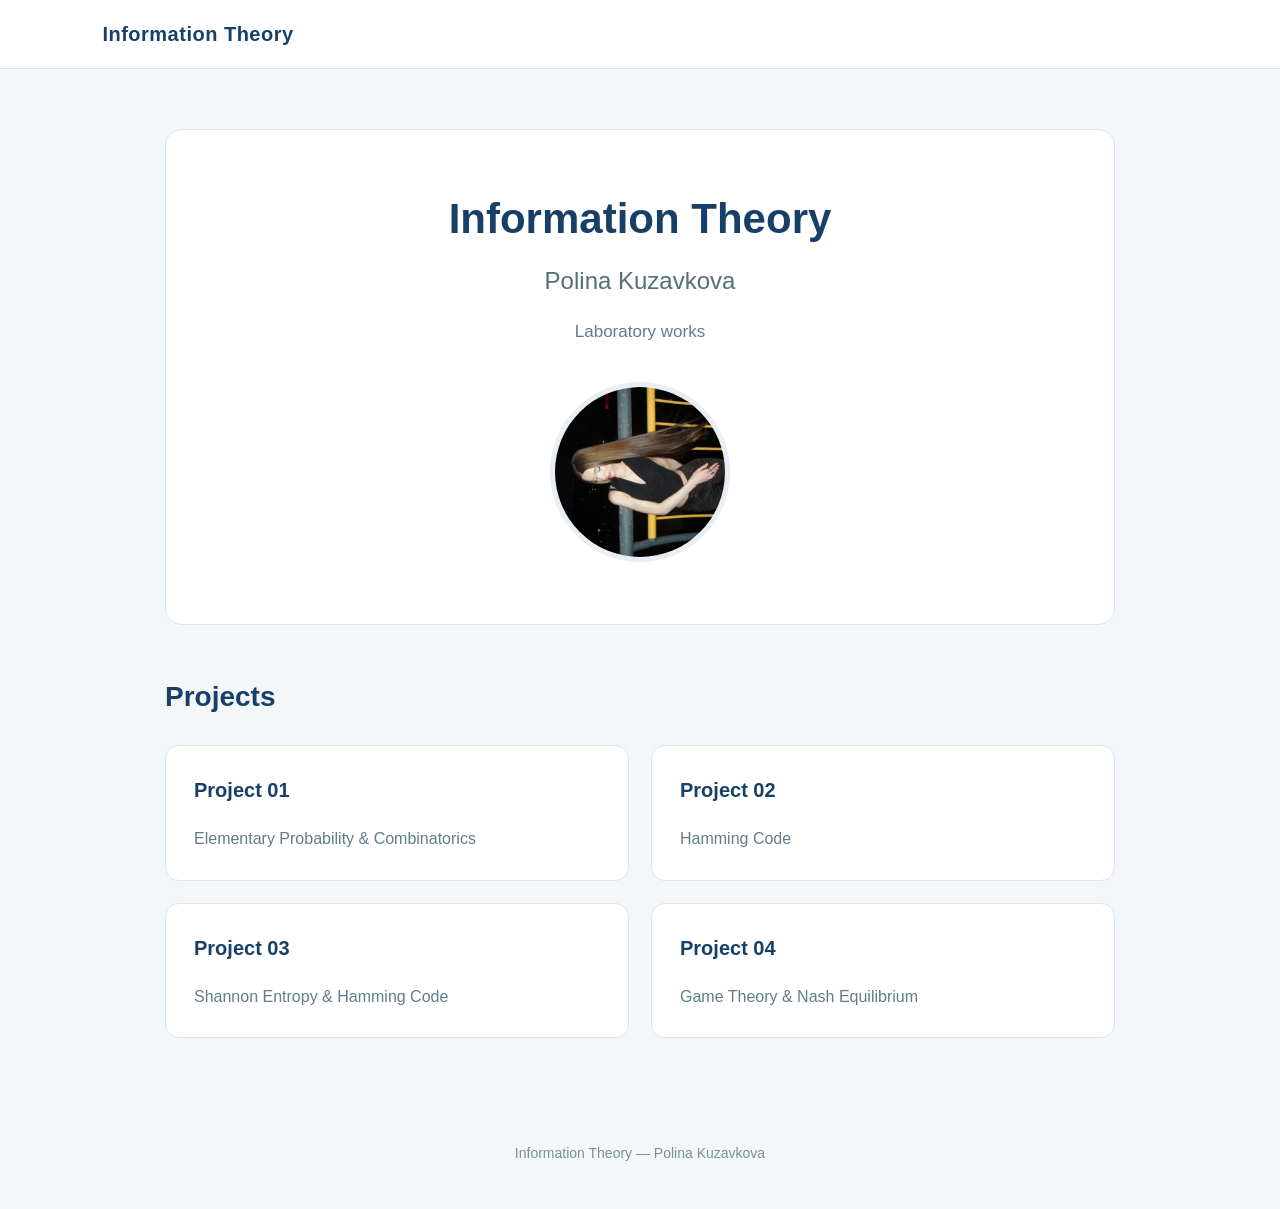
<file: index.html>
<!DOCTYPE html>
<html lang="en">

<head>
    <meta charset="UTF-8">
    <meta name="viewport" content="width=device-width, initial-scale=1.0">

    <title>Information Theory — Polina Kuzavkova</title>

    <link rel="stylesheet" href="style.css">
</head>

<body>

    <header>
        <h2>Information Theory</h2>
    </header>


    <main>

        <section class="intro">

            <h1>Information Theory</h1>

            <h2>Polina Kuzavkova</h2>

            <p>
                Laboratory works
            </p>

            <img
                src="images/photo.jpg"
                alt="Polina Kuzavkova"
                class="student-photo"
            >

        </section>


        <section class="projects">

            <h2>Projects</h2>

            <div class="project-list">

                <a href="project1.html" class="project-card">
                    <h3>Project 01</h3>
                    <p>Elementary Probability & Combinatorics</p>
                </a>


                <a href="project2.html" class="project-card">
                    <h3>Project 02</h3>
                    <p>Hamming Code</p>
                </a>


                <a href="project3.html" class="project-card">
                    <h3>Project 03</h3>
                    <p>Shannon Entropy & Hamming Code</p>
                </a>


                <a href="project4.html" class="project-card">
                    <h3>Project 04</h3>
                    <p>Game Theory & Nash Equilibrium</p>
                </a>

            </div>

        </section>

    </main>


    <footer>
        <p>Information Theory — Polina Kuzavkova</p>
    </footer>

</body>

</html>
</file>
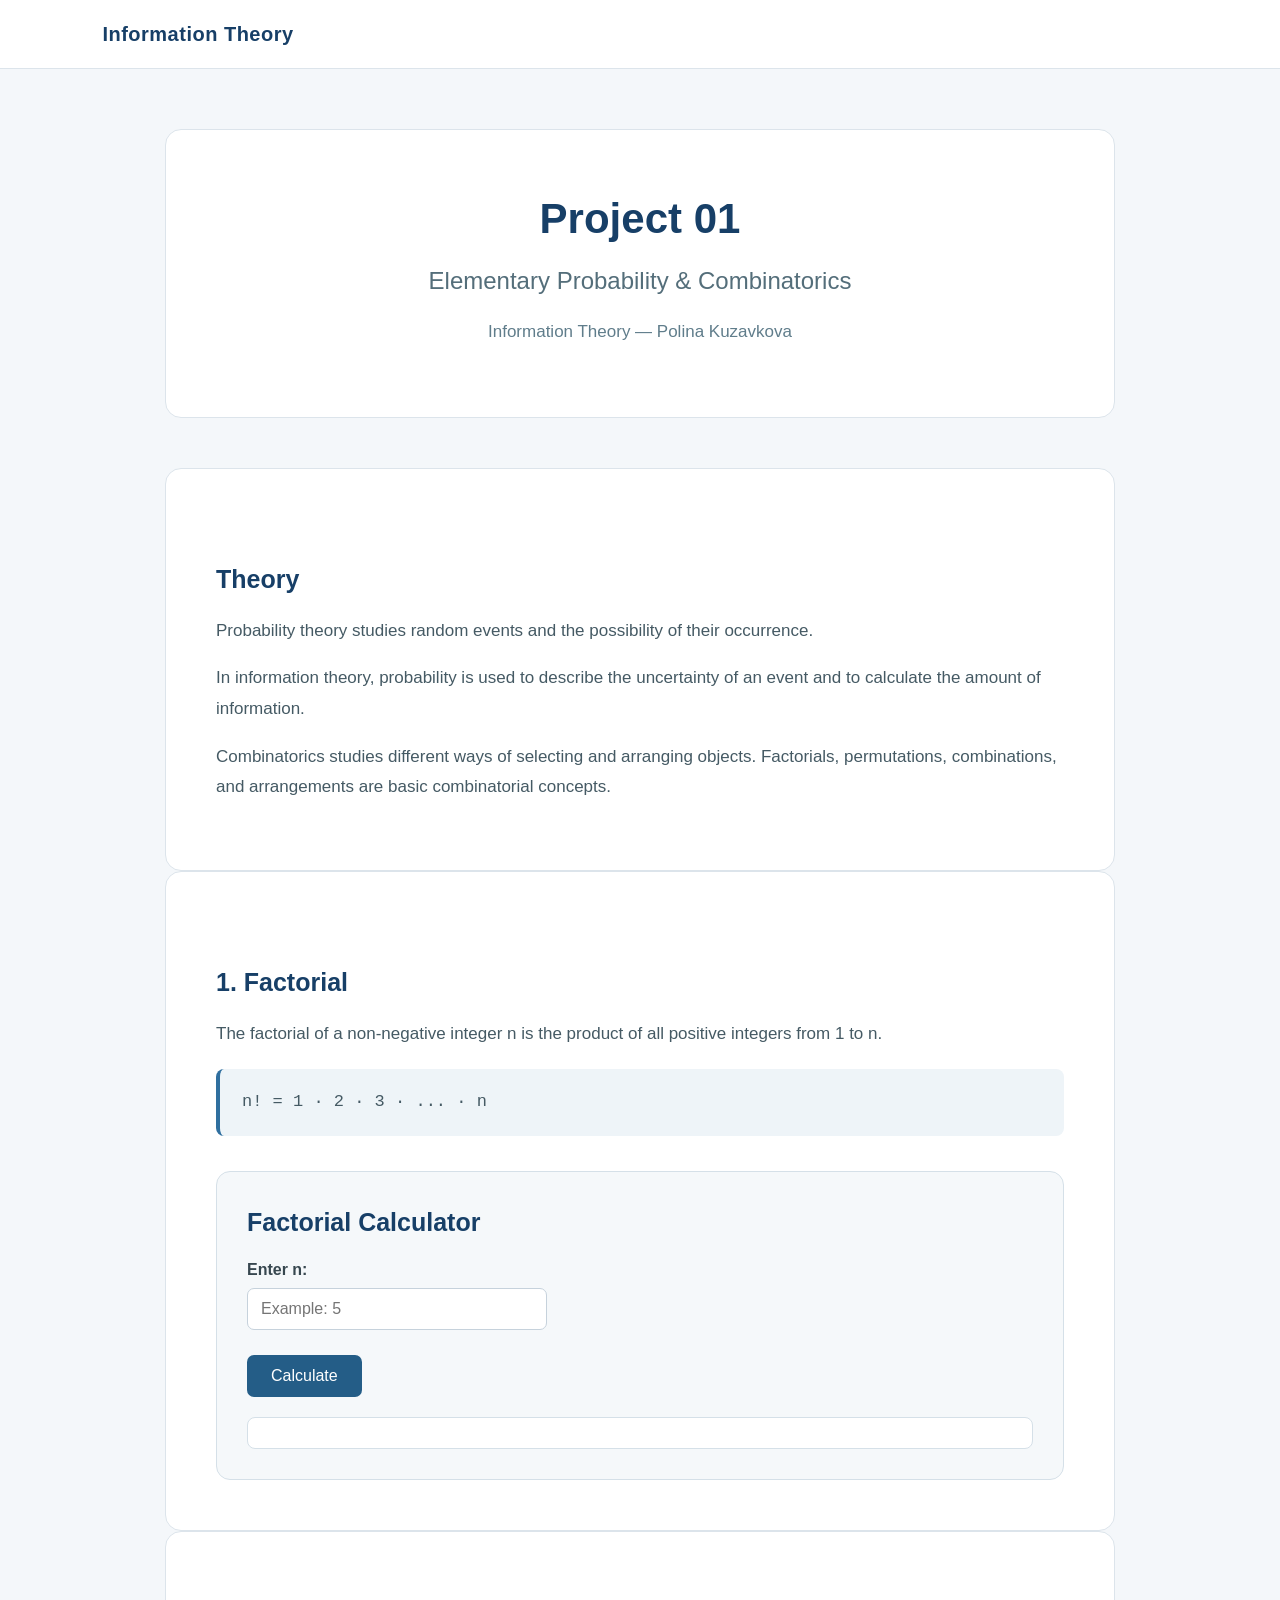
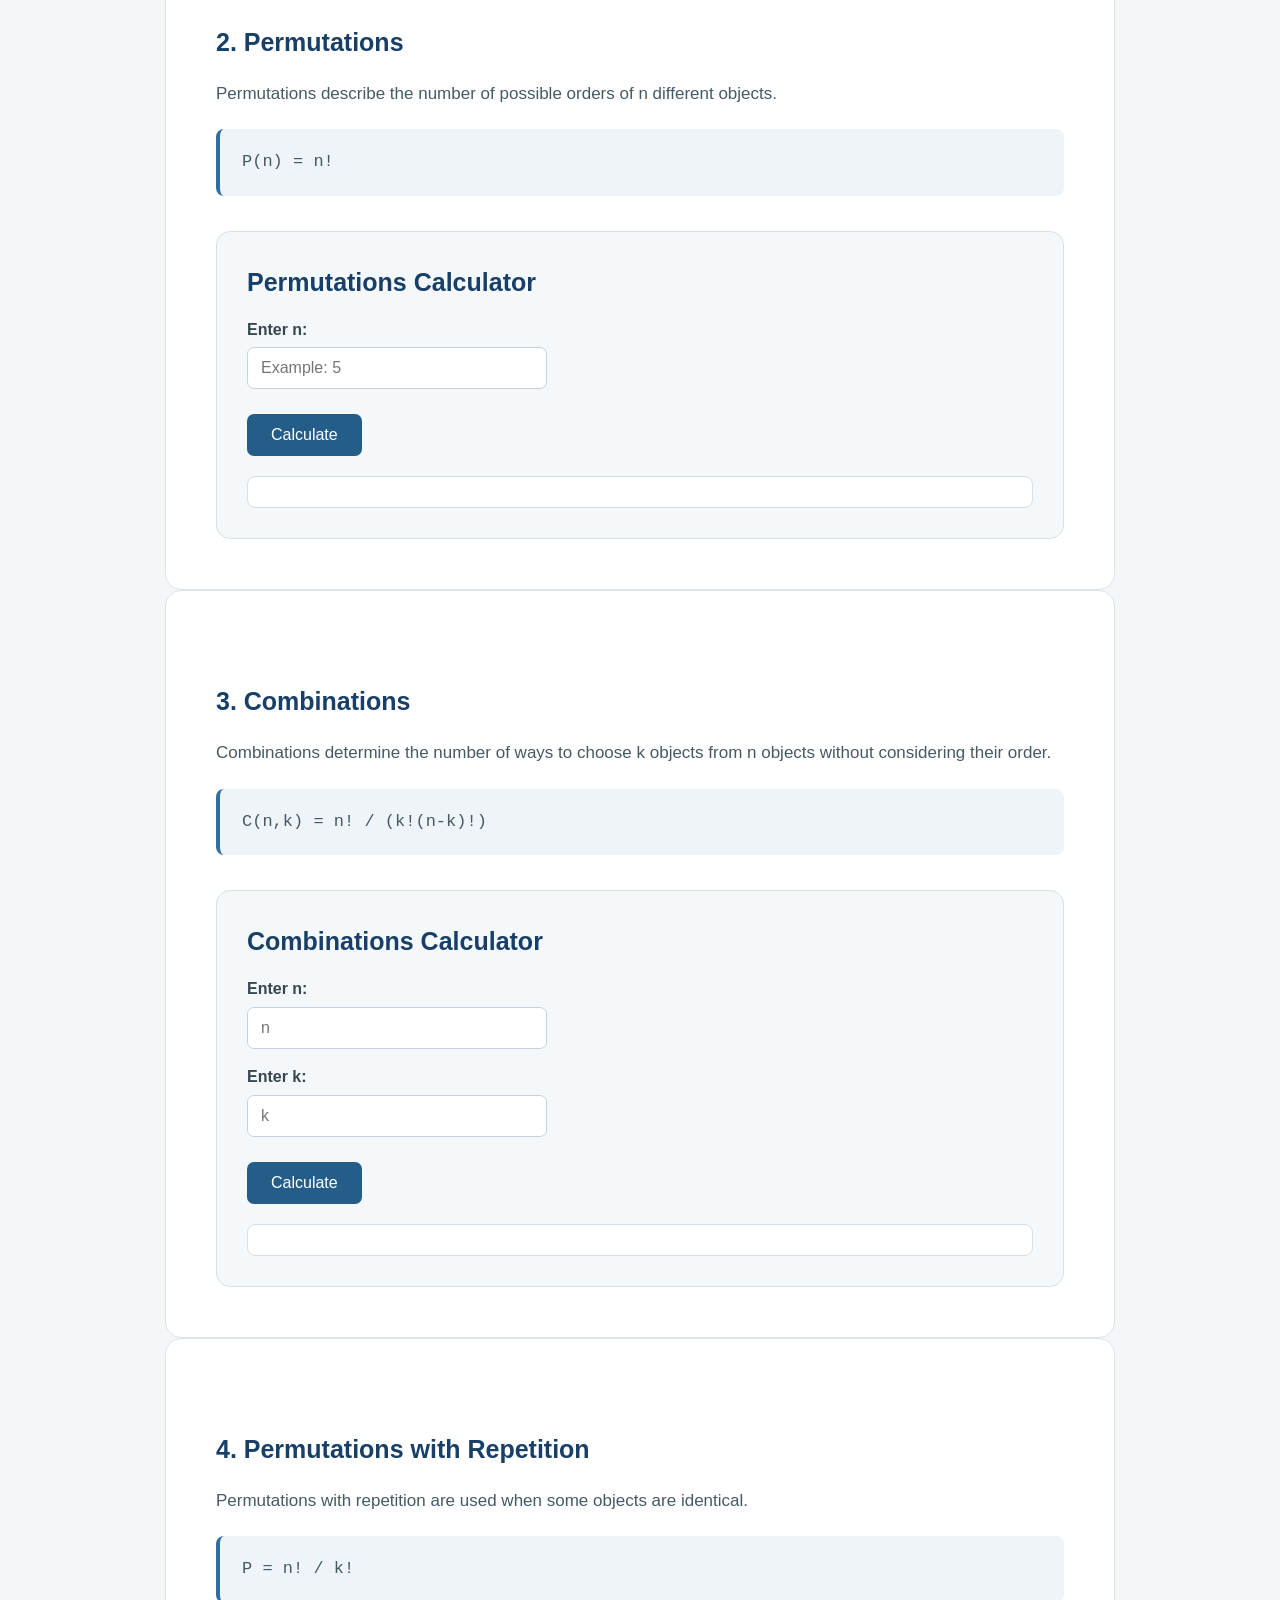
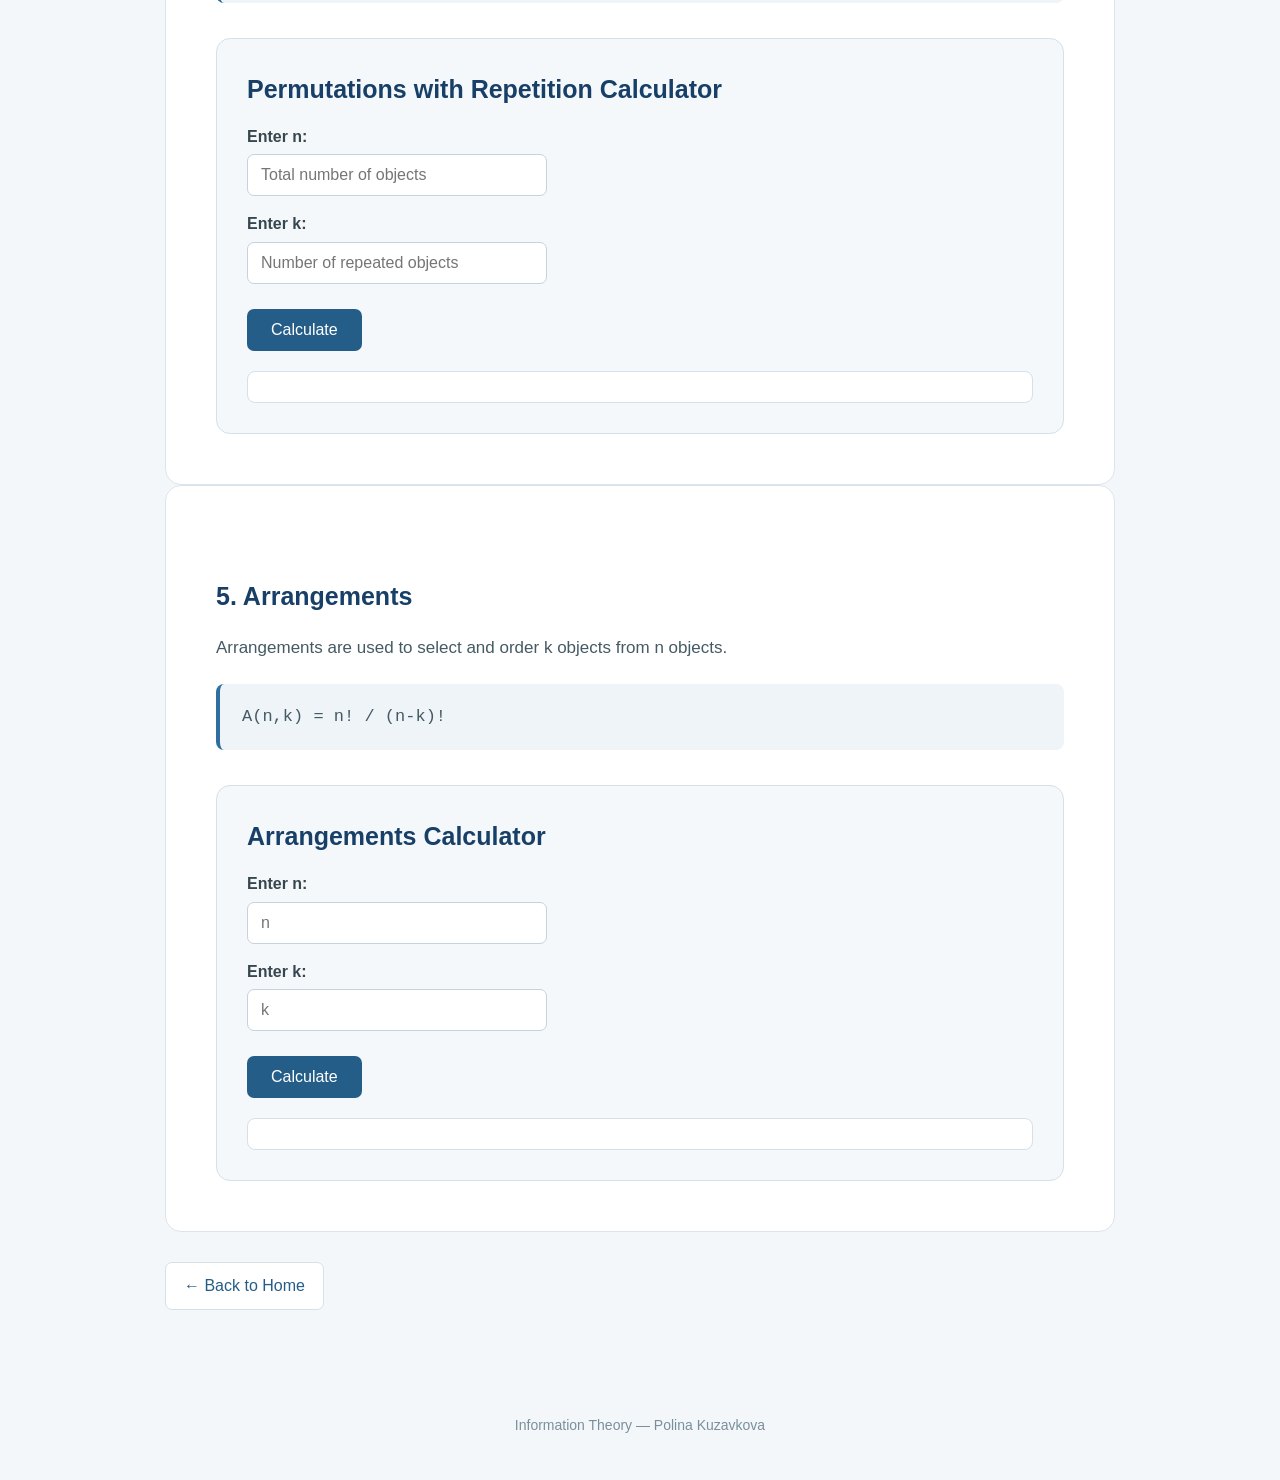
<file: project1.html>
<!DOCTYPE html>
<html lang="en">

<head>

    <meta charset="UTF-8">

    <meta name="viewport"
          content="width=device-width, initial-scale=1.0">

    <title>Project 01 — Probability and Combinatorics</title>

    <link rel="stylesheet" href="style.css">

</head>


<body>


<header>

    <h2>
        Information Theory
    </h2>

</header>


<main>


    <!-- TITLE -->

    <section class="intro">

        <h1>Project 01</h1>

        <h2>
            Elementary Probability & Combinatorics
        </h2>

        <p>
            Information Theory — Polina Kuzavkova
        </p>

    </section>



    <!-- THEORY -->

    <section class="project-content">

        <h2>Theory</h2>

        <p>
            Probability theory studies random events
            and the possibility of their occurrence.
        </p>

        <p>
            In information theory, probability is used
            to describe the uncertainty of an event
            and to calculate the amount of information.
        </p>

        <p>
            Combinatorics studies different ways of
            selecting and arranging objects. Factorials,
            permutations, combinations, and arrangements
            are basic combinatorial concepts.
        </p>

    </section>



    <!-- FACTORIAL -->

    <section class="project-content">

        <h2>1. Factorial</h2>

        <p>
            The factorial of a non-negative integer n
            is the product of all positive integers
            from 1 to n.
        </p>

        <p class="formula">
            n! = 1 · 2 · 3 · ... · n
        </p>


        <div class="calculator">

            <h2>Factorial Calculator</h2>

            <label for="factorialInput">
                Enter n:
            </label>

            <input
                type="number"
                id="factorialInput"
                min="0"
                placeholder="Example: 5"
            >

            <button onclick="calculateFactorial()">
                Calculate
            </button>

            <div
                id="factorialResult"
                class="result">
            </div>

        </div>

    </section>



    <!-- PERMUTATIONS -->

    <section class="project-content">

        <h2>2. Permutations</h2>

        <p>
            Permutations describe the number of possible
            orders of n different objects.
        </p>

        <p class="formula">
            P(n) = n!
        </p>


        <div class="calculator">

            <h2>Permutations Calculator</h2>

            <label for="permutationInput">
                Enter n:
            </label>

            <input
                type="number"
                id="permutationInput"
                min="0"
                placeholder="Example: 5"
            >

            <button onclick="calculatePermutation()">
                Calculate
            </button>

            <div
                id="permutationResult"
                class="result">
            </div>

        </div>

    </section>



    <!-- COMBINATIONS -->

    <section class="project-content">

        <h2>3. Combinations</h2>

        <p>
            Combinations determine the number of ways
            to choose k objects from n objects without
            considering their order.
        </p>

        <p class="formula">
            C(n,k) = n! / (k!(n-k)!)
        </p>


        <div class="calculator">

            <h2>Combinations Calculator</h2>

            <label for="nInput">
                Enter n:
            </label>

            <input
                type="number"
                id="nInput"
                min="0"
                placeholder="n"
            >


            <label for="kInput">
                Enter k:
            </label>

            <input
                type="number"
                id="kInput"
                min="0"
                placeholder="k"
            >


            <button onclick="calculateCombination()">
                Calculate
            </button>


            <div
                id="combinationResult"
                class="result">
            </div>

        </div>

    </section>



    <!-- PERMUTATIONS WITH REPETITION -->

    <section class="project-content">

        <h2>4. Permutations with Repetition</h2>

        <p>
            Permutations with repetition are used when
            some objects are identical.
        </p>

        <p class="formula">
            P = n! / k!
        </p>


        <div class="calculator">

            <h2>Permutations with Repetition Calculator</h2>

            <label for="repeatN">
                Enter n:
            </label>

            <input
                type="number"
                id="repeatN"
                min="0"
                placeholder="Total number of objects"
            >


            <label for="repeatK">
                Enter k:
            </label>

            <input
                type="number"
                id="repeatK"
                min="0"
                placeholder="Number of repeated objects"
            >


            <button onclick="calculateRepetition()">
                Calculate
            </button>


            <div
                id="repeatResult"
                class="result">
            </div>

        </div>

    </section>



    <!-- ARRANGEMENTS -->

    <section class="project-content">

        <h2>5. Arrangements</h2>

        <p>
            Arrangements are used to select and order
            k objects from n objects.
        </p>

        <p class="formula">
            A(n,k) = n! / (n-k)!
        </p>


        <div class="calculator">

            <h2>Arrangements Calculator</h2>

            <label for="arrN">
                Enter n:
            </label>

            <input
                type="number"
                id="arrN"
                min="0"
                placeholder="n"
            >


            <label for="arrK">
                Enter k:
            </label>

            <input
                type="number"
                id="arrK"
                min="0"
                placeholder="k"
            >


            <button onclick="calculateArrangement()">
                Calculate
            </button>


            <div
                id="arrResult"
                class="result">
            </div>

        </div>

    </section>



    <!-- BACK -->

    <section class="back">

        <a href="index.html">
            ← Back to Home
        </a>

    </section>


</main>



<footer>

    <p>
        Information Theory — Polina Kuzavkova
    </p>

</footer>



<script>


/* FACTORIAL */

function factorial(n) {

    let result = 1;

    for (let i = 2; i <= n; i++) {

        result *= i;

    }

    return result;
}



/* FACTORIAL CALCULATOR */

function calculateFactorial() {

    const input =
        document.getElementById("factorialInput");

    const result =
        document.getElementById("factorialResult");

    const n =
        Number(input.value);


    if (
        input.value === "" ||
        n < 0 ||
        !Number.isInteger(n)
    ) {

        result.innerText =
            "Please enter a non-negative integer.";

        return;
    }


    result.innerHTML =
        `<strong>${n}! = ${factorial(n)}</strong>`;

}



/* PERMUTATIONS CALCULATOR */

function calculatePermutation() {

    const input =
        document.getElementById("permutationInput");

    const result =
        document.getElementById("permutationResult");

    const n =
        Number(input.value);


    if (
        input.value === "" ||
        n < 0 ||
        !Number.isInteger(n)
    ) {

        result.innerText =
            "Please enter a non-negative integer.";

        return;
    }


    result.innerHTML =
        `<strong>P(${n}) = ${factorial(n)}</strong>`;

}



/* COMBINATIONS CALCULATOR */

function calculateCombination() {

    const n =
        Number(
            document.getElementById("nInput").value
        );

    const k =
        Number(
            document.getElementById("kInput").value
        );

    const result =
        document.getElementById("combinationResult");


    if (
        !Number.isInteger(n) ||
        !Number.isInteger(k) ||
        n < 0 ||
        k < 0 ||
        k > n
    ) {

        result.innerText =
            "Please enter valid values: n ≥ k ≥ 0.";

        return;
    }


    const combination =
        factorial(n) /
        (
            factorial(k) *
            factorial(n - k)
        );


    result.innerHTML =
        `<strong>C(${n}, ${k}) = ${combination}</strong>`;

}



/* PERMUTATIONS WITH REPETITION */

function calculateRepetition() {

    const n =
        Number(
            document.getElementById("repeatN").value
        );

    const k =
        Number(
            document.getElementById("repeatK").value
        );

    const result =
        document.getElementById("repeatResult");


    if (
        !Number.isInteger(n) ||
        !Number.isInteger(k) ||
        n < 0 ||
        k < 0 ||
        k > n
    ) {

        result.innerText =
            "Please enter valid values: n ≥ k ≥ 0.";

        return;
    }


    const repetition =
        factorial(n) / factorial(k);


    result.innerHTML =
        `<strong>P = ${repetition}</strong>`;

}



/* ARRANGEMENTS CALCULATOR */

function calculateArrangement() {

    const n =
        Number(
            document.getElementById("arrN").value
        );

    const k =
        Number(
            document.getElementById("arrK").value
        );

    const result =
        document.getElementById("arrResult");


    if (
        !Number.isInteger(n) ||
        !Number.isInteger(k) ||
        n < 0 ||
        k < 0 ||
        k > n
    ) {

        result.innerText =
            "Please enter valid values: n ≥ k ≥ 0.";

        return;
    }


    let arrangement = 1;

    for (let i = 0; i < k; i++) {

        arrangement *= (n - i);

    }


    result.innerHTML =
        `<strong>A(${n}, ${k}) = ${arrangement}</strong>`;

}

</script>



</body>

</html>
</file>
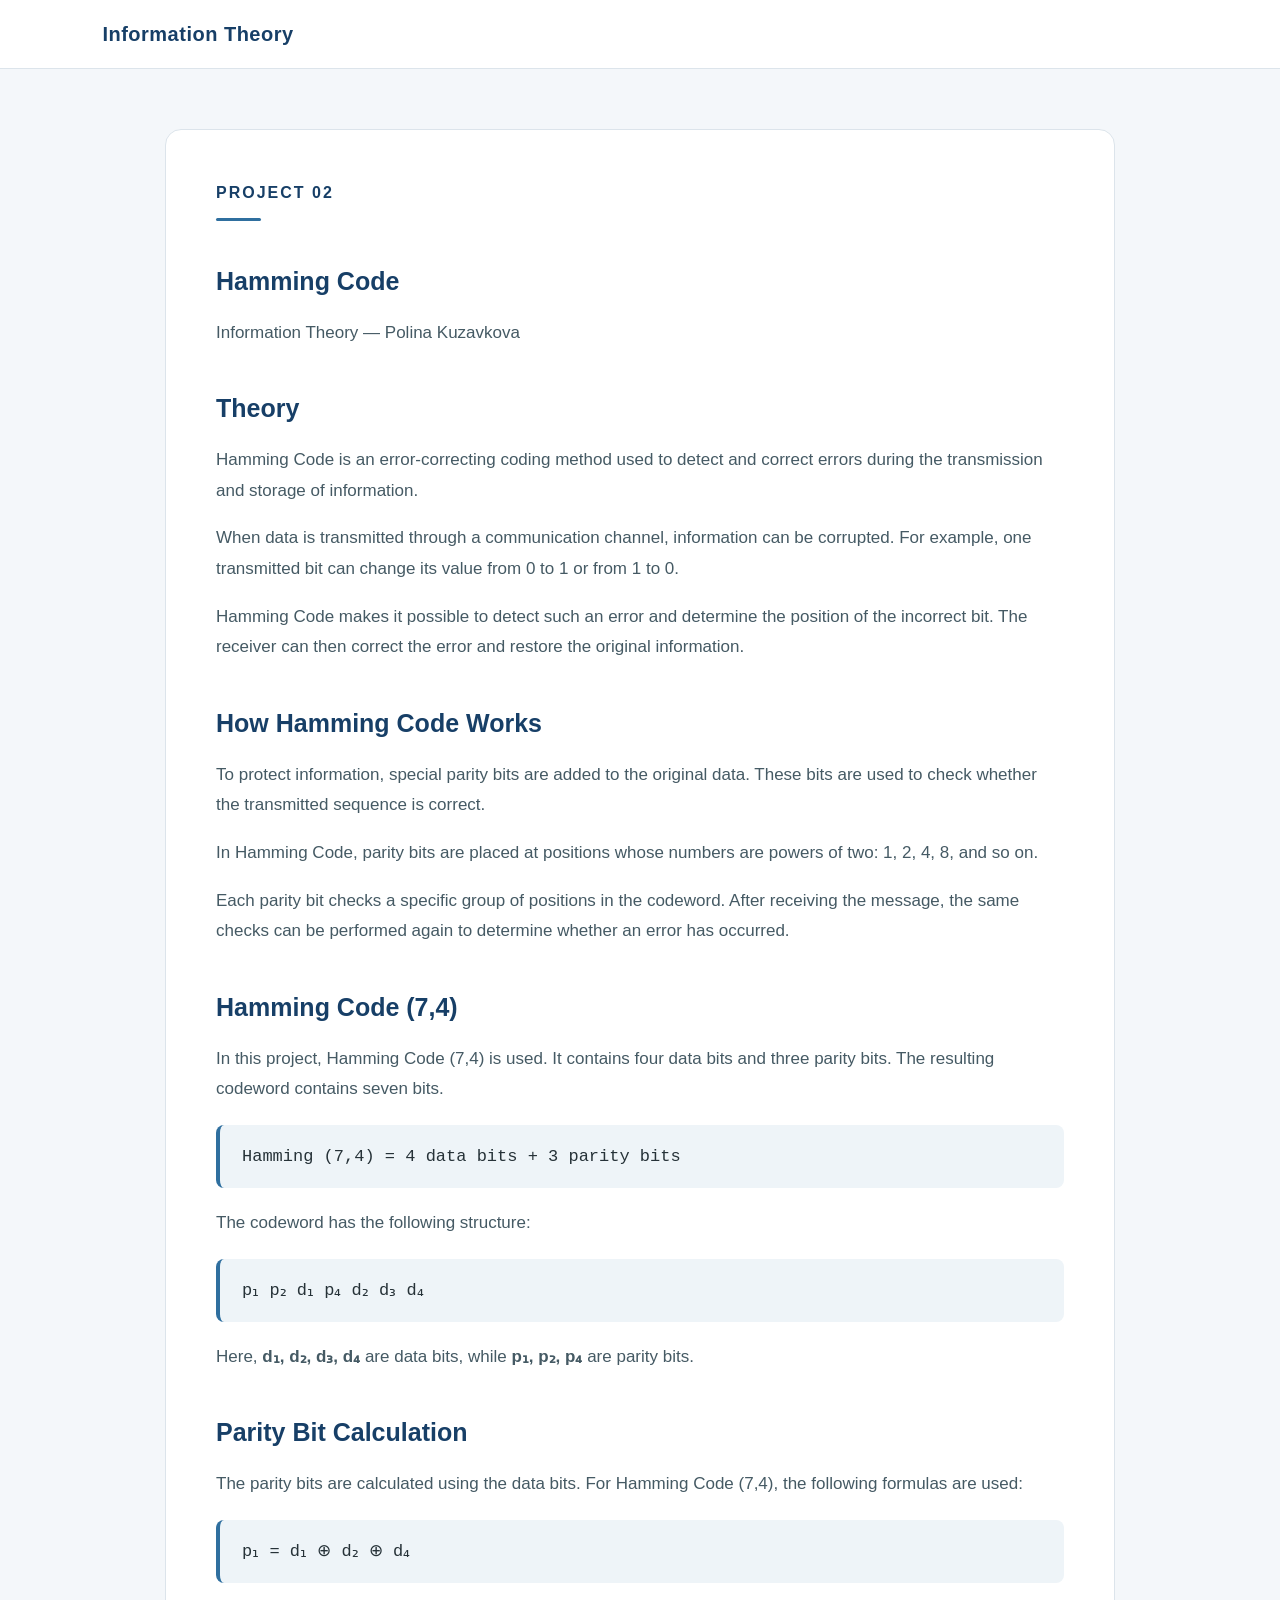
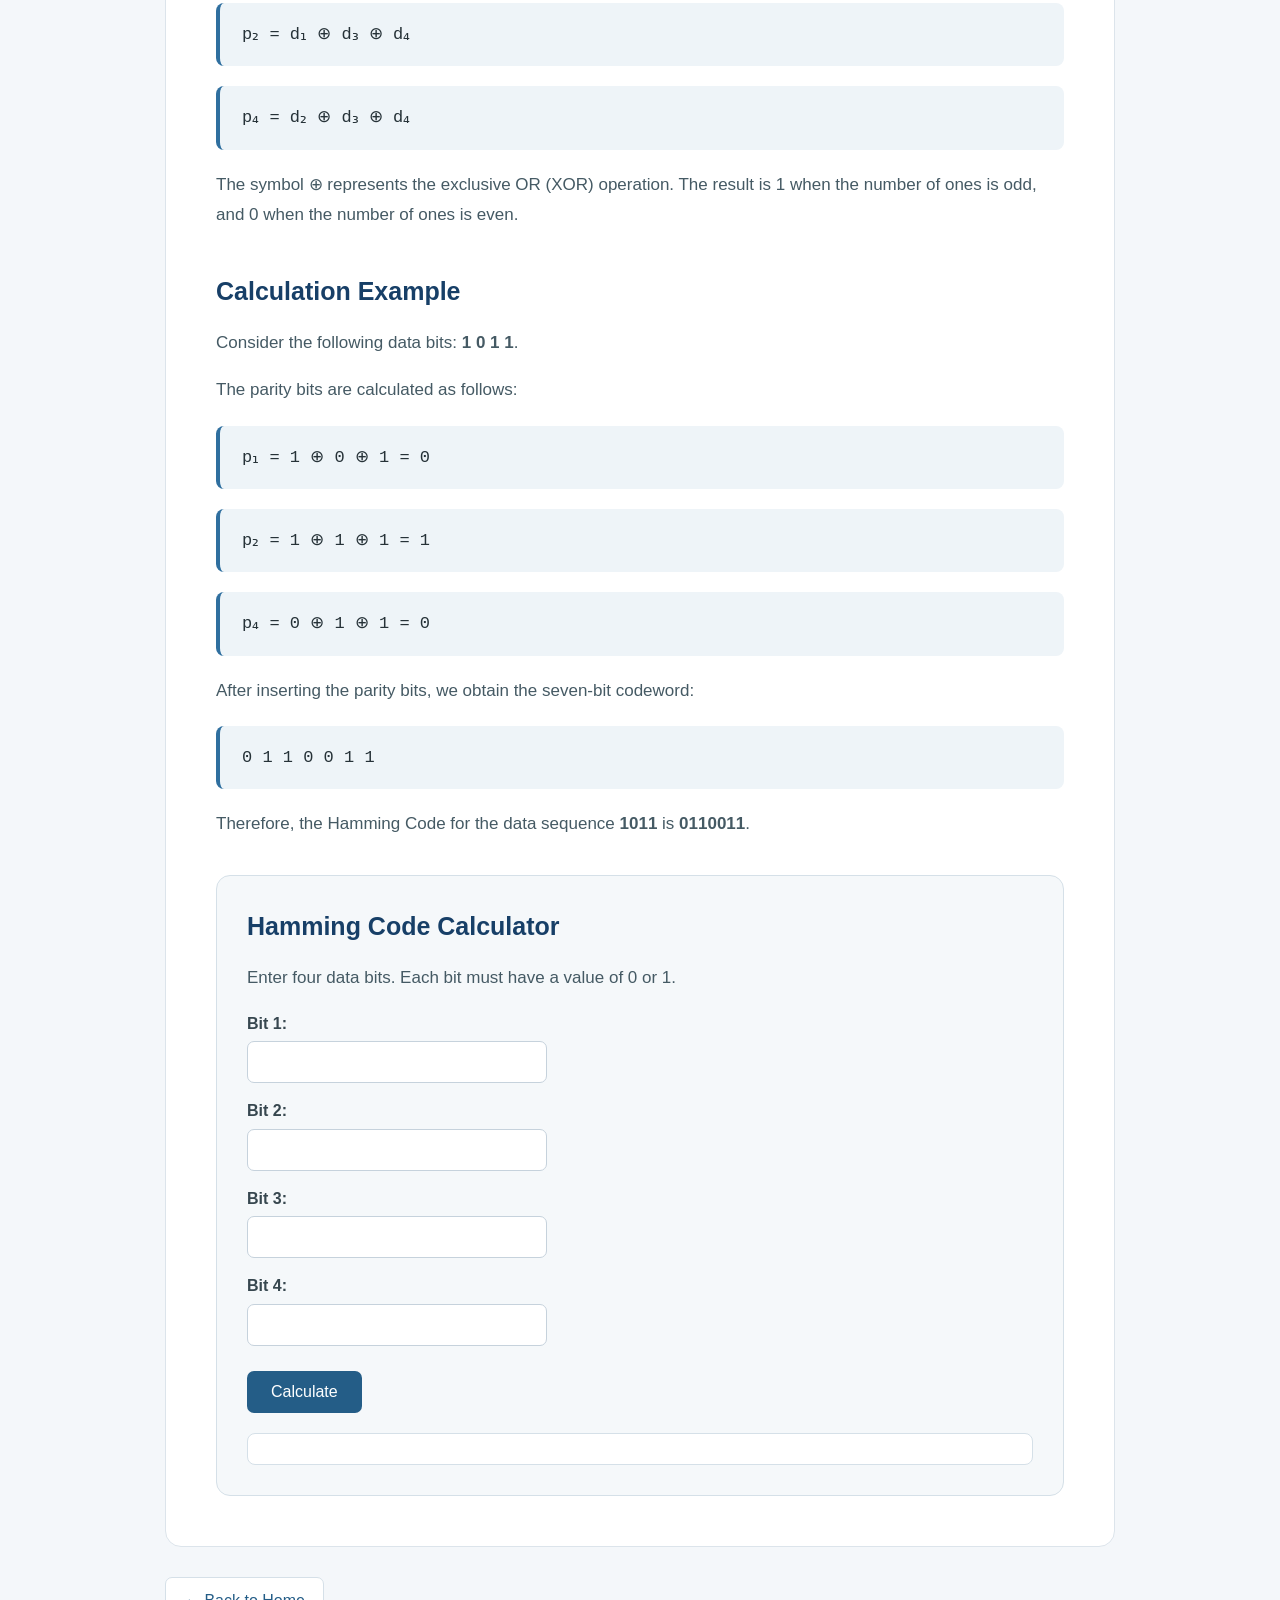
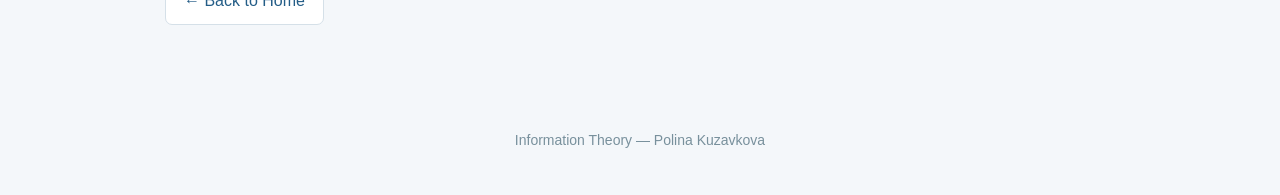
<file: project2.html>
<!DOCTYPE html>
<html lang="en">

<head>

    <meta charset="UTF-8">
    <meta name="viewport" content="width=device-width, initial-scale=1.0">

    <title>Project 02 — Hamming Code</title>

    <link rel="stylesheet" href="style.css">

</head>


<body>


<header>

    <h2>
        Information Theory
    </h2>

</header>


<main>


    <section class="project-content">

        <h1>Project 02</h1>

        <h2>Hamming Code</h2>

        <p>
            Information Theory — Polina Kuzavkova
        </p>


        <!-- THEORY -->

        <h2>Theory</h2>

        <p>
            Hamming Code is an error-correcting coding method
            used to detect and correct errors during the
            transmission and storage of information.
        </p>

        <p>
            When data is transmitted through a communication
            channel, information can be corrupted. For example,
            one transmitted bit can change its value from 0 to 1
            or from 1 to 0.
        </p>

        <p>
            Hamming Code makes it possible to detect such an error
            and determine the position of the incorrect bit.
            The receiver can then correct the error and restore
            the original information.
        </p>


        <!-- PRINCIPLE -->

        <h2>How Hamming Code Works</h2>

        <p>
            To protect information, special parity bits are added
            to the original data. These bits are used to check
            whether the transmitted sequence is correct.
        </p>

        <p>
            In Hamming Code, parity bits are placed at positions
            whose numbers are powers of two:
            1, 2, 4, 8, and so on.
        </p>

        <p>
            Each parity bit checks a specific group of positions
            in the codeword. After receiving the message, the same
            checks can be performed again to determine whether
            an error has occurred.
        </p>


        <!-- HAMMING 7,4 -->

        <h2>Hamming Code (7,4)</h2>

        <p>
            In this project, Hamming Code (7,4) is used.
            It contains four data bits and three parity bits.
            The resulting codeword contains seven bits.
        </p>

        <div class="formula">
            Hamming (7,4) = 4 data bits + 3 parity bits
        </div>

        <p>
            The codeword has the following structure:
        </p>

        <div class="formula">
            p₁ p₂ d₁ p₄ d₂ d₃ d₄
        </div>

        <p>
            Here, <b>d₁, d₂, d₃, d₄</b> are data bits,
            while <b>p₁, p₂, p₄</b> are parity bits.
        </p>


        <!-- FORMULAS -->

        <h2>Parity Bit Calculation</h2>

        <p>
            The parity bits are calculated using the data bits.
            For Hamming Code (7,4), the following formulas are used:
        </p>

        <div class="formula">
            p₁ = d₁ ⊕ d₂ ⊕ d₄
        </div>

        <div class="formula">
            p₂ = d₁ ⊕ d₃ ⊕ d₄
        </div>

        <div class="formula">
            p₄ = d₂ ⊕ d₃ ⊕ d₄
        </div>

        <p>
            The symbol ⊕ represents the exclusive OR (XOR)
            operation. The result is 1 when the number of ones
            is odd, and 0 when the number of ones is even.
        </p>


        <!-- EXAMPLE -->

        <h2>Calculation Example</h2>

        <p>
            Consider the following data bits:
            <b>1 0 1 1</b>.
        </p>

        <p>
            The parity bits are calculated as follows:
        </p>

        <div class="formula">
            p₁ = 1 ⊕ 0 ⊕ 1 = 0
        </div>

        <div class="formula">
            p₂ = 1 ⊕ 1 ⊕ 1 = 1
        </div>

        <div class="formula">
            p₄ = 0 ⊕ 1 ⊕ 1 = 0
        </div>

        <p>
            After inserting the parity bits, we obtain
            the seven-bit codeword:
        </p>

        <div class="formula">
            0 1 1 0 0 1 1
        </div>

        <p>
            Therefore, the Hamming Code for the data sequence
            <b>1011</b> is <b>0110011</b>.
        </p>


        <!-- CALCULATOR -->

        <section class="calculator">

            <h2>Hamming Code Calculator</h2>

            <p>
                Enter four data bits.
                Each bit must have a value of 0 or 1.
            </p>

            <label for="bit1">
                Bit 1:
            </label>

            <input
                type="number"
                id="bit1"
                min="0"
                max="1"
            >


            <label for="bit2">
                Bit 2:
            </label>

            <input
                type="number"
                id="bit2"
                min="0"
                max="1"
            >


            <label for="bit3">
                Bit 3:
            </label>

            <input
                type="number"
                id="bit3"
                min="0"
                max="1"
            >


            <label for="bit4">
                Bit 4:
            </label>

            <input
                type="number"
                id="bit4"
                min="0"
                max="1"
            >


            <button onclick="calculateHamming()">
                Calculate
            </button>


            <div
                class="result"
                id="hammingResult">
            </div>

        </section>


    </section>


    <!-- BACK -->

    <div class="back">

        <a href="index.html">
            ← Back to Home
        </a>

    </div>


</main>


<footer>

    <p>
        Information Theory — Polina Kuzavkova
    </p>

</footer>



<script>

function calculateHamming() {

    const d1 =
        Number(document.getElementById("bit1").value);

    const d2 =
        Number(document.getElementById("bit2").value);

    const d3 =
        Number(document.getElementById("bit3").value);

    const d4 =
        Number(document.getElementById("bit4").value);


    if (
        ![d1, d2, d3, d4].every(
            bit => bit === 0 || bit === 1
        )
    ) {

        document.getElementById("hammingResult").innerText =
            "Please enter only 0 or 1.";

        return;
    }


    const p1 =
        (d1 + d2 + d4) % 2;

    const p2 =
        (d1 + d3 + d4) % 2;

    const p4 =
        (d2 + d3 + d4) % 2;


    const code =
        p1 + "" +
        p2 + "" +
        d1 + "" +
        p4 + "" +
        d2 + "" +
        d3 + "" +
        d4;


    document.getElementById("hammingResult").innerText =
        "Hamming Code: " + code;

}

</script>


</body>

</html>
</file>
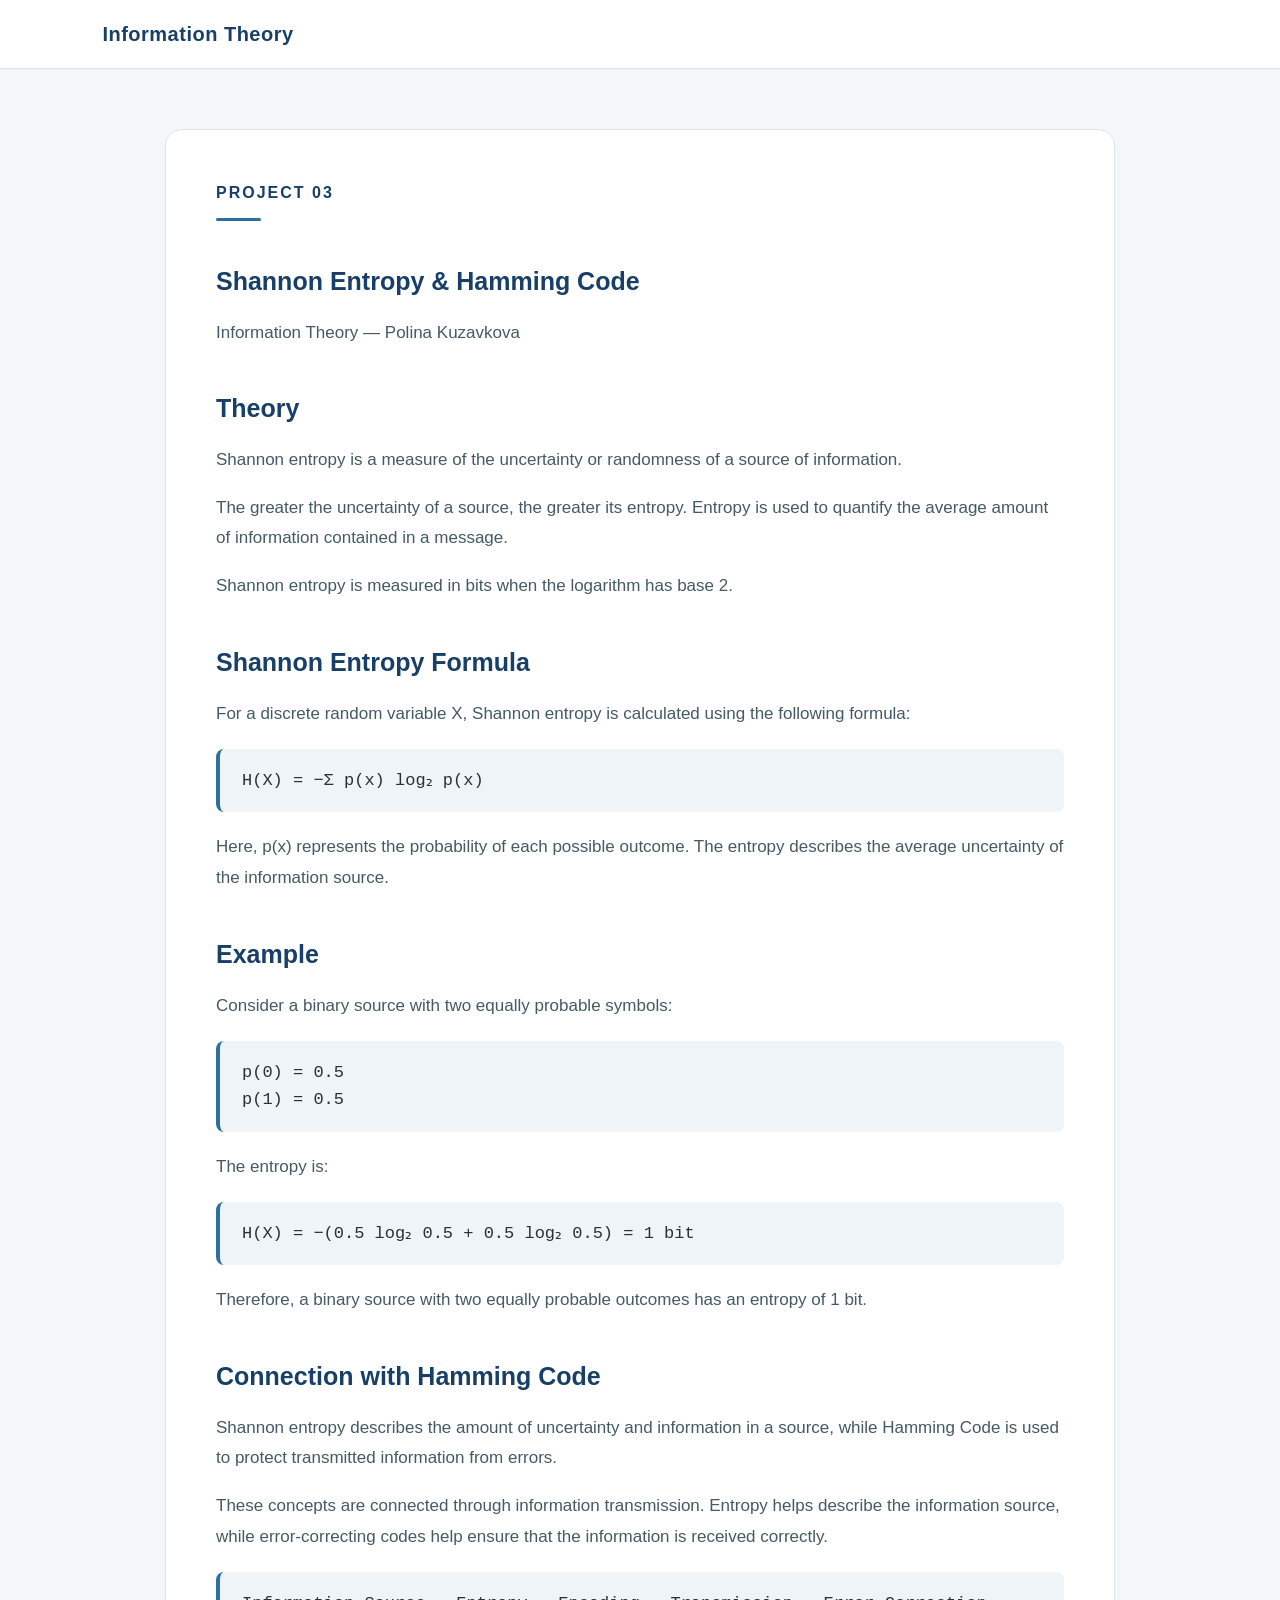
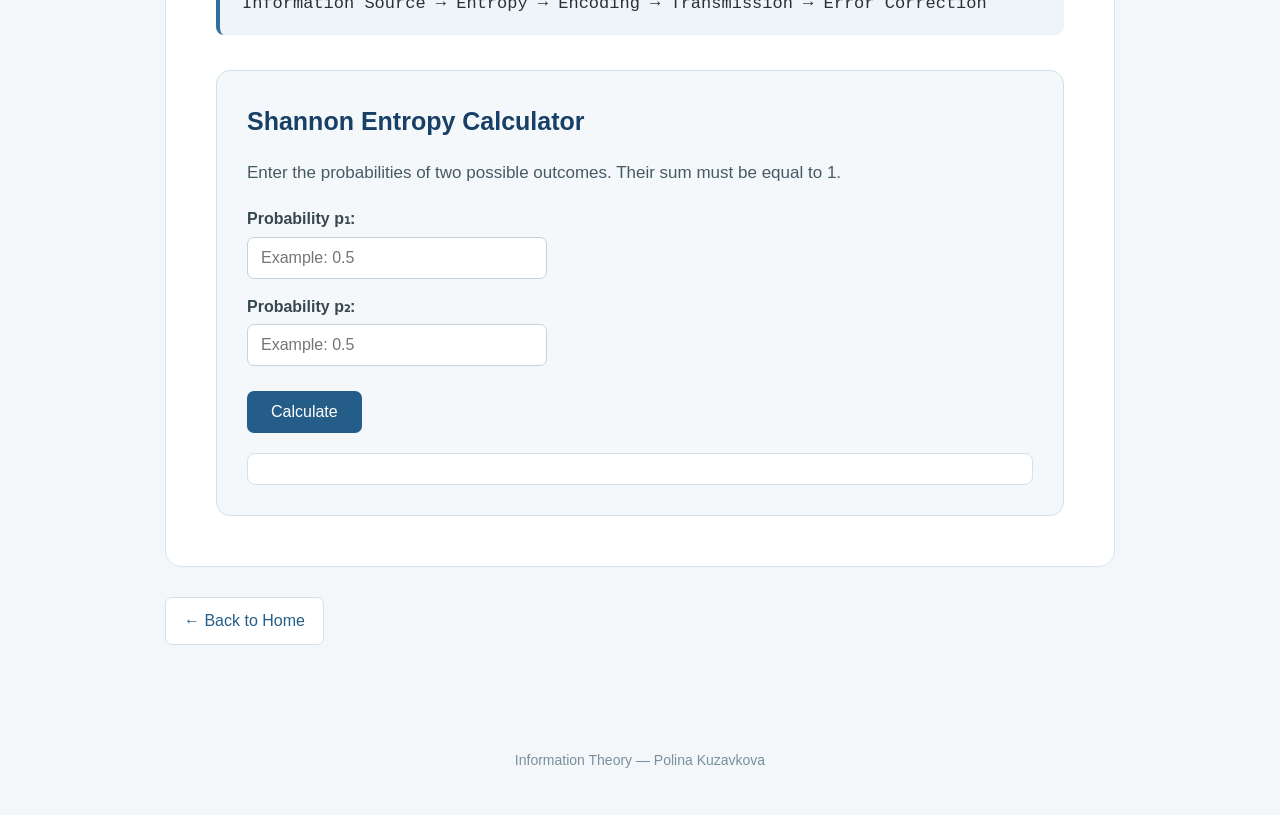
<file: project3.html>
<!DOCTYPE html>
<html lang="en">

<head>

    <meta charset="UTF-8">
    <meta name="viewport" content="width=device-width, initial-scale=1.0">

    <title>Project 03 — Shannon Entropy & Hamming Code</title>

    <link rel="stylesheet" href="style.css">

</head>


<body>


<header>

    <h2>
        Information Theory
    </h2>

</header>


<main>


    <!-- TITLE -->

    <section class="project-content">

        <h1>Project 03</h1>

        <h2>
            Shannon Entropy & Hamming Code
        </h2>

        <p>
            Information Theory — Polina Kuzavkova
        </p>


        <!-- THEORY -->

        <h2>Theory</h2>

        <p>
            Shannon entropy is a measure of the uncertainty
            or randomness of a source of information.
        </p>

        <p>
            The greater the uncertainty of a source,
            the greater its entropy. Entropy is used to
            quantify the average amount of information
            contained in a message.
        </p>

        <p>
            Shannon entropy is measured in bits when the
            logarithm has base 2.
        </p>


        <!-- FORMULA -->

        <h2>Shannon Entropy Formula</h2>

        <p>
            For a discrete random variable X, Shannon entropy
            is calculated using the following formula:
        </p>

        <div class="formula">
            H(X) = −Σ p(x) log₂ p(x)
        </div>

        <p>
            Here, p(x) represents the probability of each
            possible outcome. The entropy describes the
            average uncertainty of the information source.
        </p>


        <!-- EXAMPLE -->

        <h2>Example</h2>

        <p>
            Consider a binary source with two equally
            probable symbols:
        </p>

        <div class="formula">
            p(0) = 0.5
            <br>
            p(1) = 0.5
        </div>

        <p>
            The entropy is:
        </p>

        <div class="formula">
            H(X) = −(0.5 log₂ 0.5 + 0.5 log₂ 0.5) = 1 bit
        </div>

        <p>
            Therefore, a binary source with two equally
            probable outcomes has an entropy of 1 bit.
        </p>


        <!-- HAMMING CONNECTION -->

        <h2>Connection with Hamming Code</h2>

        <p>
            Shannon entropy describes the amount of uncertainty
            and information in a source, while Hamming Code
            is used to protect transmitted information from
            errors.
        </p>

        <p>
            These concepts are connected through information
            transmission. Entropy helps describe the information
            source, while error-correcting codes help ensure
            that the information is received correctly.
        </p>

        <div class="formula">
            Information Source → Entropy → Encoding → Transmission → Error Correction
        </div>


        <!-- CALCULATOR -->

        <section class="calculator">

            <h2>Shannon Entropy Calculator</h2>

            <p>
                Enter the probabilities of two possible
                outcomes. Their sum must be equal to 1.
            </p>


            <label for="prob1">
                Probability p₁:
            </label>

            <input
                type="number"
                id="prob1"
                min="0"
                max="1"
                step="0.01"
                placeholder="Example: 0.5"
            >


            <label for="prob2">
                Probability p₂:
            </label>

            <input
                type="number"
                id="prob2"
                min="0"
                max="1"
                step="0.01"
                placeholder="Example: 0.5"
            >


            <button onclick="calculateEntropy()">
                Calculate
            </button>


            <div
                class="result"
                id="entropyResult">
            </div>

        </section>


    </section>


    <!-- BACK -->

    <div class="back">

        <a href="index.html">
            ← Back to Home
        </a>

    </div>


</main>


<footer>

    <p>
        Information Theory — Polina Kuzavkova
    </p>

</footer>



<script>

function calculateEntropy() {

    const p1 =
        Number(
            document.getElementById("prob1").value
        );

    const p2 =
        Number(
            document.getElementById("prob2").value
        );

    const result =
        document.getElementById("entropyResult");


    // Check probability values

    if (
        isNaN(p1) ||
        isNaN(p2) ||
        p1 < 0 ||
        p2 < 0 ||
        p1 > 1 ||
        p2 > 1
    ) {

        result.innerText =
            "Please enter probabilities between 0 and 1.";

        return;
    }


    // Check that probabilities add up to 1

    if (Math.abs((p1 + p2) - 1) > 0.000001) {

        result.innerText =
            "The probabilities must add up to 1.";

        return;
    }


    // Calculate entropy

    let entropy = 0;


    if (p1 > 0) {

        entropy -=
            p1 * Math.log2(p1);

    }


    if (p2 > 0) {

        entropy -=
            p2 * Math.log2(p2);

    }


    result.innerHTML =
        `<strong>Shannon Entropy: ${entropy.toFixed(4)} bits</strong>`;

}

</script>


</body>

</html>
</file>
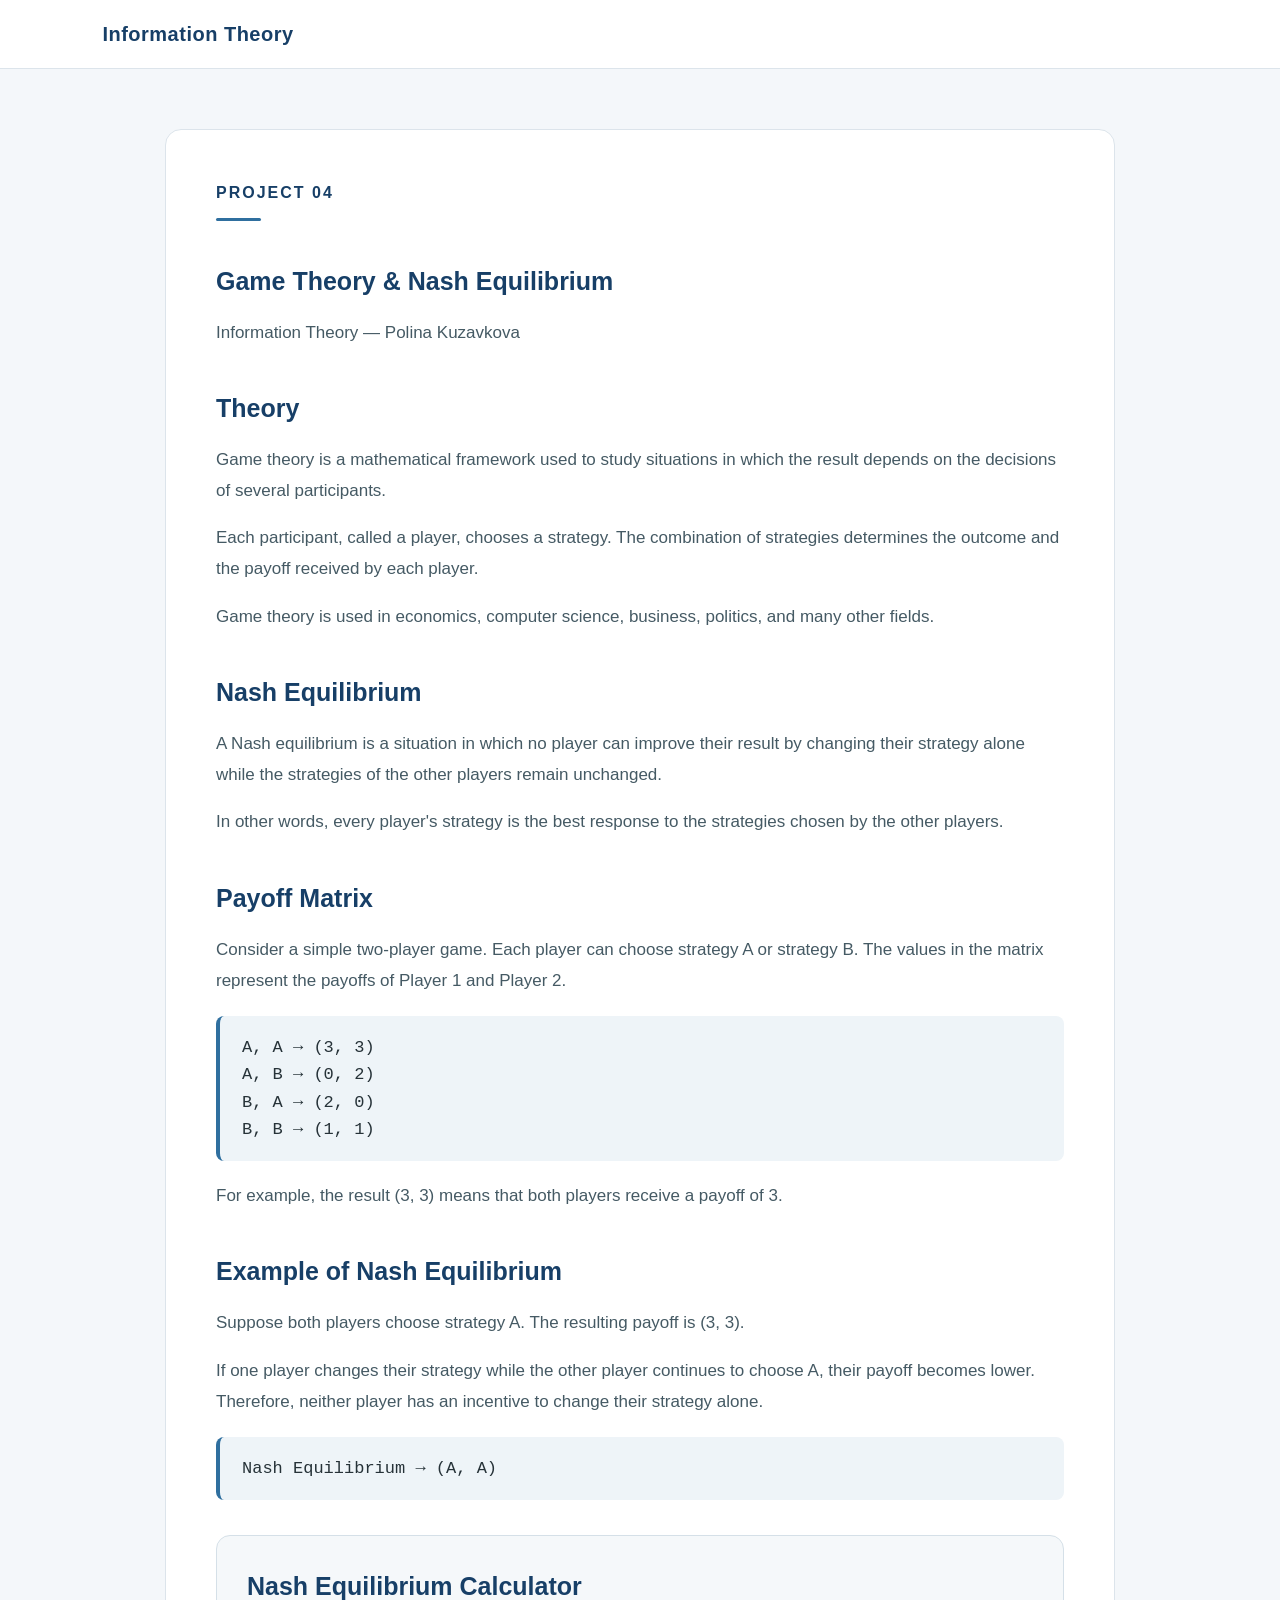
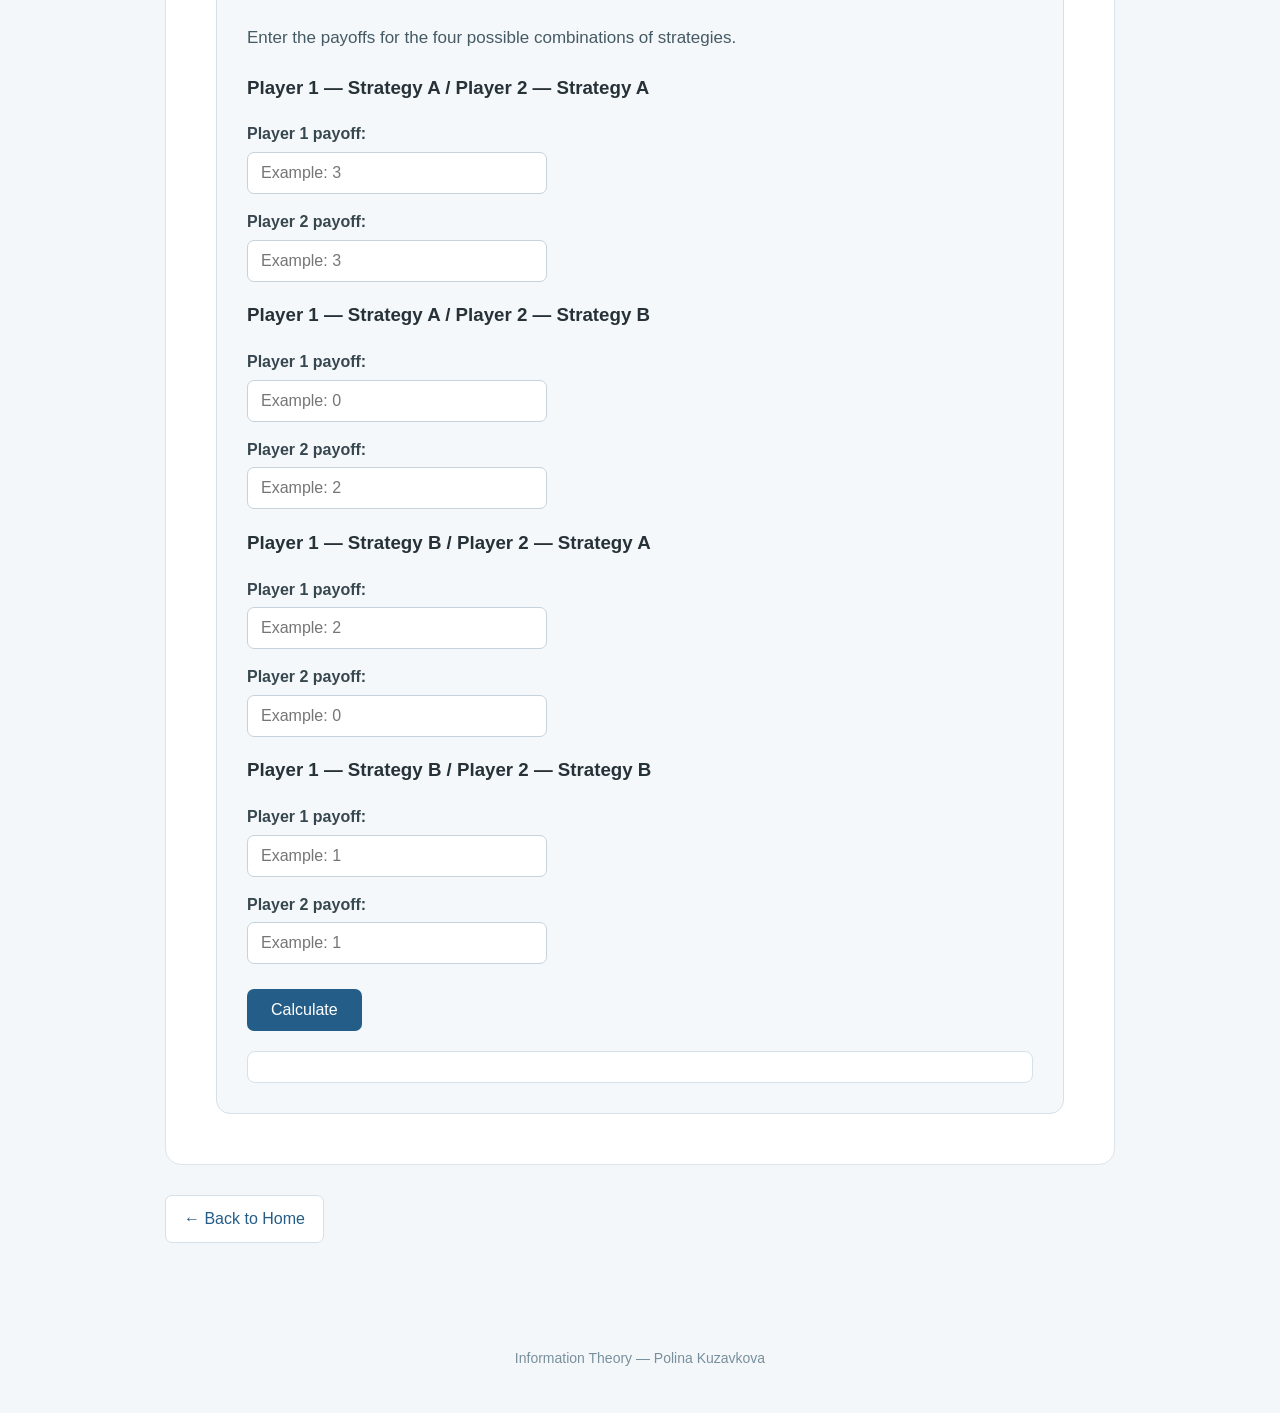
<file: project4.html>
<!DOCTYPE html>
<html lang="en">

<head>

    <meta charset="UTF-8">
    <meta name="viewport" content="width=device-width, initial-scale=1.0">

    <title>Project 04 — Game Theory & Nash Equilibrium</title>

    <link rel="stylesheet" href="style.css">

</head>


<body>


<header>

    <h2>
        Information Theory
    </h2>

</header>


<main>


    <!-- TITLE -->

    <section class="project-content">

        <h1>Project 04</h1>

        <h2>
            Game Theory & Nash Equilibrium
        </h2>

        <p>
            Information Theory — Polina Kuzavkova
        </p>


        <!-- THEORY -->

        <h2>Theory</h2>

        <p>
            Game theory is a mathematical framework used to
            study situations in which the result depends on
            the decisions of several participants.
        </p>

        <p>
            Each participant, called a player, chooses a strategy.
            The combination of strategies determines the outcome
            and the payoff received by each player.
        </p>

        <p>
            Game theory is used in economics, computer science,
            business, politics, and many other fields.
        </p>


        <!-- NASH EQUILIBRIUM -->

        <h2>Nash Equilibrium</h2>

        <p>
            A Nash equilibrium is a situation in which no player
            can improve their result by changing their strategy
            alone while the strategies of the other players
            remain unchanged.
        </p>

        <p>
            In other words, every player's strategy is the best
            response to the strategies chosen by the other players.
        </p>


        <!-- PAYOFF MATRIX -->

        <h2>Payoff Matrix</h2>

        <p>
            Consider a simple two-player game.
            Each player can choose strategy A or strategy B.
            The values in the matrix represent the payoffs
            of Player 1 and Player 2.
        </p>

        <div class="formula">
            A, A → (3, 3)
            <br>
            A, B → (0, 2)
            <br>
            B, A → (2, 0)
            <br>
            B, B → (1, 1)
        </div>

        <p>
            For example, the result (3, 3) means that both
            players receive a payoff of 3.
        </p>


        <!-- EXAMPLE -->

        <h2>Example of Nash Equilibrium</h2>

        <p>
            Suppose both players choose strategy A.
            The resulting payoff is (3, 3).
        </p>

        <p>
            If one player changes their strategy while the
            other player continues to choose A, their payoff
            becomes lower. Therefore, neither player has an
            incentive to change their strategy alone.
        </p>

        <div class="formula">
            Nash Equilibrium → (A, A)
        </div>


        <!-- CALCULATOR -->

        <section class="calculator">

            <h2>Nash Equilibrium Calculator</h2>

            <p>
                Enter the payoffs for the four possible
                combinations of strategies.
            </p>


            <h3>Player 1 — Strategy A / Player 2 — Strategy A</h3>

            <label for="aa1">
                Player 1 payoff:
            </label>

            <input
                type="number"
                id="aa1"
                placeholder="Example: 3"
            >

            <label for="aa2">
                Player 2 payoff:
            </label>

            <input
                type="number"
                id="aa2"
                placeholder="Example: 3"
            >


            <h3>Player 1 — Strategy A / Player 2 — Strategy B</h3>

            <label for="ab1">
                Player 1 payoff:
            </label>

            <input
                type="number"
                id="ab1"
                placeholder="Example: 0"
            >

            <label for="ab2">
                Player 2 payoff:
            </label>

            <input
                type="number"
                id="ab2"
                placeholder="Example: 2"
            >


            <h3>Player 1 — Strategy B / Player 2 — Strategy A</h3>

            <label for="ba1">
                Player 1 payoff:
            </label>

            <input
                type="number"
                id="ba1"
                placeholder="Example: 2"
            >

            <label for="ba2">
                Player 2 payoff:
            </label>

            <input
                type="number"
                id="ba2"
                placeholder="Example: 0"
            >


            <h3>Player 1 — Strategy B / Player 2 — Strategy B</h3>

            <label for="bb1">
                Player 1 payoff:
            </label>

            <input
                type="number"
                id="bb1"
                placeholder="Example: 1"
            >

            <label for="bb2">
                Player 2 payoff:
            </label>

            <input
                type="number"
                id="bb2"
                placeholder="Example: 1"
            >


            <button onclick="calculateNash()">
                Calculate
            </button>


            <div
                class="result"
                id="nashResult">
            </div>

        </section>


    </section>


    <!-- BACK -->

    <div class="back">

        <a href="index.html">
            ← Back to Home
        </a>

    </div>


</main>


<footer>

    <p>
        Information Theory — Polina Kuzavkova
    </p>

</footer>



<script>

function calculateNash() {

    const aa1 = Number(document.getElementById("aa1").value);
    const aa2 = Number(document.getElementById("aa2").value);

    const ab1 = Number(document.getElementById("ab1").value);
    const ab2 = Number(document.getElementById("ab2").value);

    const ba1 = Number(document.getElementById("ba1").value);
    const ba2 = Number(document.getElementById("ba2").value);

    const bb1 = Number(document.getElementById("bb1").value);
    const bb2 = Number(document.getElementById("bb2").value);

    const result =
        document.getElementById("nashResult");


    const values = [
        aa1, aa2,
        ab1, ab2,
        ba1, ba2,
        bb1, bb2
    ];


    if (values.some(value => isNaN(value))) {

        result.innerText =
            "Please enter all payoff values.";

        return;
    }


    let equilibria = [];


    /*
        (A,A)
        Player 1 compares AA with BA.
        Player 2 compares AA with AB.
    */

    if (
        aa1 >= ba1 &&
        aa2 >= ab2
    ) {

        equilibria.push("(A, A)");

    }


    /*
        (A,B)
        Player 1 compares AB with BB.
        Player 2 compares AB with AA.
    */

    if (
        ab1 >= bb1 &&
        ab2 >= aa2
    ) {

        equilibria.push("(A, B)");

    }


    /*
        (B,A)
        Player 1 compares BA with AA.
        Player 2 compares BA with BB.
    */

    if (
        ba1 >= aa1 &&
        ba2 >= bb2
    ) {

        equilibria.push("(B, A)");

    }


    /*
        (B,B)
        Player 1 compares BB with AB.
        Player 2 compares BB with BA.
    */

    if (
        bb1 >= ab1 &&
        bb2 >= ba2
    ) {

        equilibria.push("(B, B)");

    }


    if (equilibria.length === 0) {

        result.innerText =
            "No pure-strategy Nash equilibrium was found.";

    } else {

        result.innerHTML =
            "<strong>Possible Nash Equilibrium: " +
            equilibria.join(", ") +
            "</strong>";

    }

}

</script>


</body>

</html>
</file>
<file: style.css>
/* =========================
   ОСНОВНЫЕ НАСТРОЙКИ
========================= */

* {
    box-sizing: border-box;
}

body {
    margin: 0;
    font-family: Arial, Helvetica, sans-serif;
    background: #f4f7fa;
    color: #263238;
    line-height: 1.6;
}


/* =========================
   ШАПКА
========================= */

header {
    background: #ffffff;
    border-bottom: 1px solid #dce4eb;
    padding: 18px 8%;
    position: sticky;
    top: 0;
    z-index: 10;
}

header h2 {
    margin: 0;
    color: #173f67;
    font-size: 20px;
    font-weight: 600;
    letter-spacing: 0.5px;
}


/* =========================
   ОСНОВНОЙ КОНТЕНТ
========================= */

main {
    max-width: 1000px;
    margin: 0 auto;
    padding: 60px 25px;
}


/* =========================
   ГЛАВНАЯ СТРАНИЦА
========================= */

.intro {
    background: #ffffff;
    padding: 55px 40px;
    border-radius: 16px;
    text-align: center;
    border: 1px solid #dce4eb;
    margin-bottom: 50px;
}

.intro h1 {
    margin: 0 0 10px;
    font-size: 42px;
    color: #173f67;
    font-weight: 600;
}

.intro h2 {
    margin: 0;
    font-size: 24px;
    font-weight: 400;
    color: #546e7a;
}

.intro p {
    color: #607d8b;
    font-size: 17px;
}


/* =========================
   ФОТО
========================= */

.student-photo {
    width: 180px;
    height: 180px;
    object-fit: cover;
    border-radius: 50%;
    margin-top: 20px;
    border: 5px solid #e8eef3;
}


/* =========================
   PROJECTS
========================= */

.projects h2 {
    color: #173f67;
    font-size: 28px;
    margin-bottom: 25px;
}

.project-list {
    display: grid;
    grid-template-columns: repeat(2, 1fr);
    gap: 22px;
}

.project-card {
    display: block;
    background: #ffffff;
    border: 1px solid #dce4eb;
    border-radius: 14px;
    padding: 28px;
    transition: 0.2s ease;
    text-decoration: none;
    color: inherit;
    cursor: pointer;
}
.project-card:hover {
    transform: translateY(-4px);
    border-color: #7da4c5;
    box-shadow: 0 10px 25px rgba(23, 63, 103, 0.10);
}

.project-card h3 {
    margin-top: 0;
    color: #173f67;
    font-size: 20px;
}

.project-card p {
    color: #607d8b;
    margin-bottom: 0;
}


/* =========================
   СТРАНИЦЫ PROJECT
========================= */

.project-content {
    background: #ffffff;
    padding: 50px;
    border-radius: 16px;
    border: 1px solid #dce4eb;
}


/* PROJECT 01 / PROJECT 02 */

.project-content h1 {
    margin-top: 0;
    margin-bottom: 8px;
    color: #173f67;
    font-size: 16px;
    font-weight: 700;
    letter-spacing: 2px;
    text-transform: uppercase;
}

.project-content h1::after {
    content: "";
    display: block;
    width: 45px;
    height: 3px;
    background: #2f6f9f;
    margin-top: 12px;
    border-radius: 3px;
}


/* ОСНОВНЫЕ ЗАГОЛОВКИ */

.project-content h2 {
    margin-top: 40px;
    margin-bottom: 15px;
    color: #173f67;
    font-size: 25px;
    font-weight: 600;
}


/* ТЕКСТ */

.project-content p {
    font-size: 17px;
    color: #455a64;
    line-height: 1.8;
}


/* =========================
   ФОРМУЛЫ
========================= */

.formula {
    background: #eef4f8;
    border-left: 4px solid #2f6f9f;
    padding: 18px 22px;
    margin: 20px 0;
    border-radius: 8px;
    font-family: "Courier New", monospace;
    font-size: 17px;
    color: #263238;
}


/* =========================
   КАЛЬКУЛЯТОР
========================= */

.calculator {
    background: #f5f8fa;
    border: 1px solid #d5e0e8;
    border-radius: 14px;
    padding: 30px;
    margin-top: 35px;
}

.calculator h2 {
    margin-top: 0;
    color: #173f67;
}

.calculator label {
    display: block;
    margin-top: 15px;
    margin-bottom: 5px;
    font-weight: 600;
    color: #37474f;
}

.calculator input {
    width: 100%;
    max-width: 300px;
    padding: 11px 13px;
    border: 1px solid #c6d2dc;
    border-radius: 7px;
    font-size: 16px;
    background: #ffffff;
}

.calculator input:focus {
    outline: none;
    border-color: #2f6f9f;
}

.calculator button {
    display: block;
    margin-top: 25px;
    padding: 12px 24px;
    border: none;
    border-radius: 7px;
    background: #245d87;
    color: #ffffff;
    font-size: 16px;
    cursor: pointer;
    transition: 0.2s ease;
}

.calculator button:hover {
    background: #173f67;
}


/* =========================
   РЕЗУЛЬТАТ
========================= */

.result {
    margin-top: 20px;
    padding: 15px;
    background: #ffffff;
    border: 1px solid #d5e0e8;
    border-radius: 8px;
    font-weight: 600;
    color: #173f67;
}


/* =========================
   КНОПКА НАЗАД
========================= */

.back {
    margin-top: 30px;
}

.back a {
    display: inline-block;
    padding: 10px 18px;
    background: #ffffff;
    border: 1px solid #d5e0e8;
    border-radius: 7px;
    color: #245d87;
    text-decoration: none;
    transition: 0.2s ease;
}

.back a:hover {
    background: #eef4f8;
    border-color: #7da4c5;
}


/* =========================
   FOOTER
========================= */

footer {
    text-align: center;
    padding: 30px;
    color: #78909c;
    font-size: 14px;
}


/* =========================
   АДАПТАЦИЯ ДЛЯ ТЕЛЕФОНА
========================= */

@media (max-width: 700px) {

    main {
        padding: 30px 15px;
    }

    .intro {
        padding: 35px 20px;
    }

    .intro h1 {
        font-size: 32px;
    }

    .project-list {
        grid-template-columns: 1fr;
    }

    .project-content {
        padding: 30px 20px;
    }

    .project-content h1 {
        font-size: 14px;
    }

    .project-content h2 {
        font-size: 22px;
    }
}
</file>
